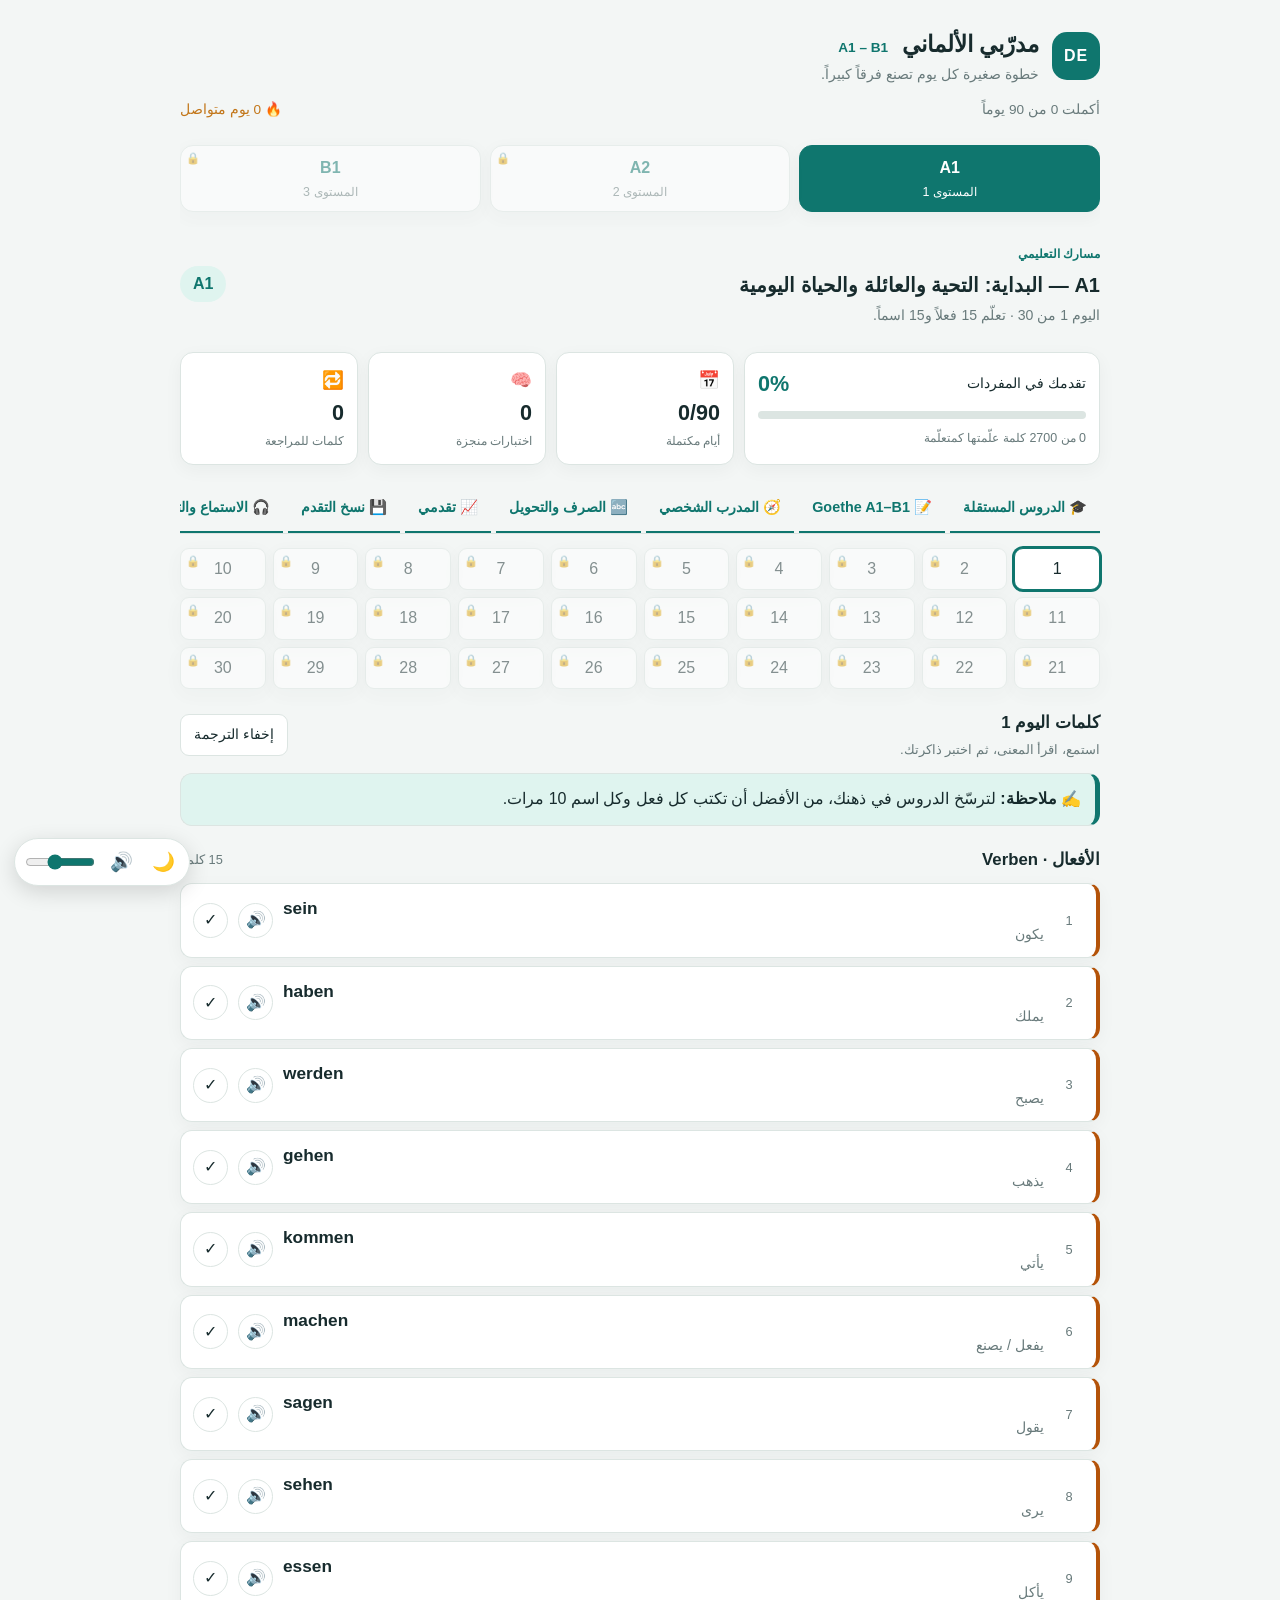
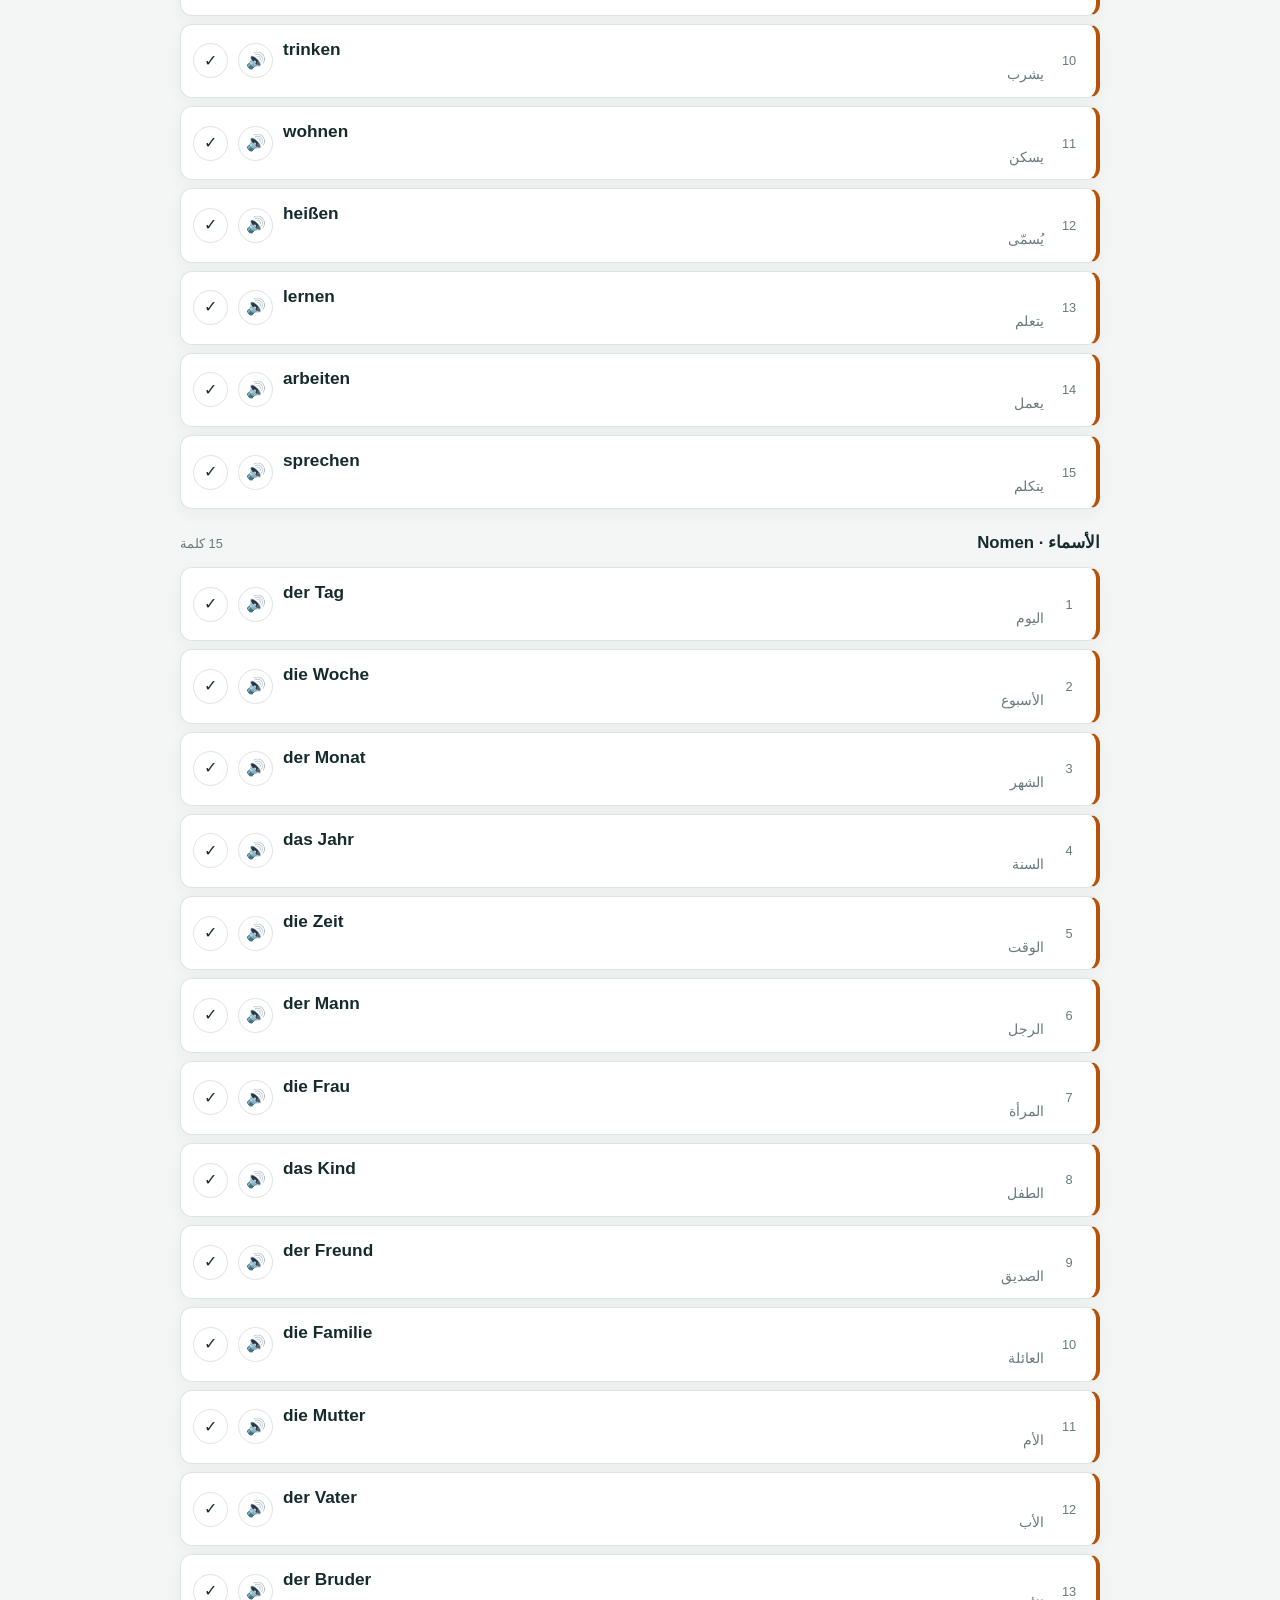
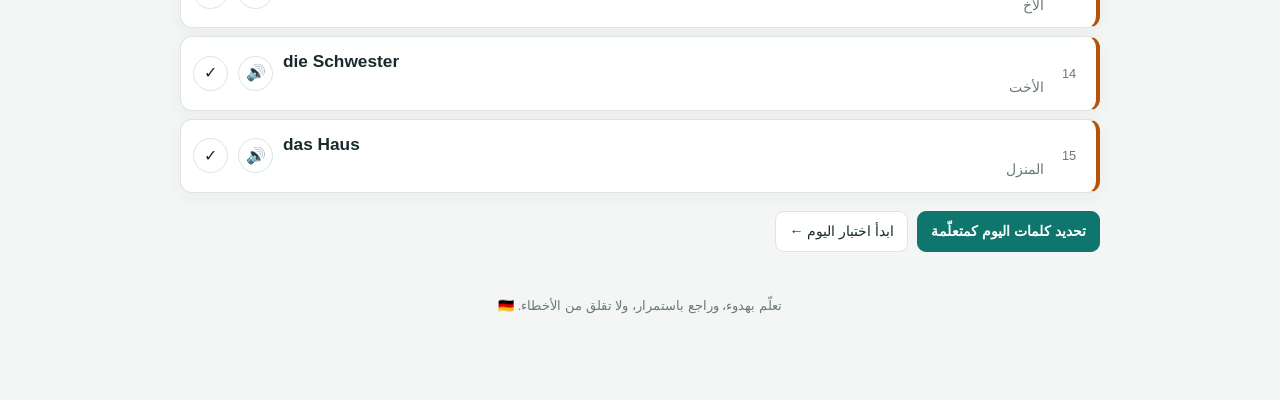
<file: index.html>
<!DOCTYPE html>
<html lang="ar" dir="rtl">
<head>
<meta charset="utf-8">
<script>try{var t=JSON.parse(localStorage.getItem("deutsch-ui")).theme;if(t)document.documentElement.setAttribute("data-theme",t)}catch(e){}</script>
<meta name="viewport" content="width=device-width, initial-scale=1">
<meta name="theme-color" content="#0f766e">
<meta name="description" content="منصة شخصية لتعلّم الألمانية من A1 إلى B1 مع كلمات يومية واختبارات ومراجعة ذكية.">
<title>مدرّبي الألماني | A1 – B1</title>
<link rel="stylesheet" href="style.css">
<link rel="manifest" href="manifest.webmanifest"><link rel="icon" href="icon.svg" type="image/svg+xml"></head>
<body>
<header>
  <div class="brand"><span class="brand-icon">DE</span><div><h1>مدرّبي الألماني <small>A1 – B1</small></h1><p>خطوة صغيرة كل يوم تصنع فرقاً كبيراً.</p></div></div>
  <div class="top-stats"><span id="stat"></span><span id="streak" class="streak"></span></div>
</header>
<nav id="months" aria-label="المستويات"><a href="review.html">🧠 مراجعة الأخطاء</a><a href="exam-review.html">📘 أخطاء Goethe</a></nav>
<main>
  <section id="head"></section>
  <section id="dashboard" class="dashboard"></section>
  <div class="tabs" role="tablist" aria-label="أقسام التعلم">
    <a class="tab-link" href="lessons.html">🎓 الدروس المستقلة</a>
    <a class="tab-link" href="exam.html">📝 Goethe A1–B1</a><a class="tab-link" href="coach.html">🧭 المدرب الشخصي</a>
    <a class="tab-link" href="conjugation.html">🔤 الصرف والتحويل</a>
    <a class="tab-link" href="progress.html">📈 تقدمي</a><a class="tab-link" href="backup.html">💾 نسخ التقدم</a>
    <a class="tab-link" href="practice.html">🎧 الاستماع والتحدث</a>
    <button data-tab="words" class="on" role="tab">📚 كلمات اليوم</button>
    <button data-tab="sent" role="tab">💬 جمل شائعة</button>
    <button data-tab="quiz" role="tab">🧠 اختبر نفسك</button>
    <button data-tab="review" role="tab">🔁 مراجعة الأخطاء <span id="review-count" class="count">0</span></button>
  </div>
  <section id="days" aria-label="أيام التعلم"></section>
  <section id="view" aria-live="polite"></section>
</main>
<footer>تعلّم بهدوء، وراجع باستمرار، ولا تقلق من الأخطاء. 🇩🇪</footer>
<script src="data.js"></script>
<script src="data-m3.js"></script>
<script src="ui.js"></script>
<script src="app.js"></script>
<script src="pwa.js"></script></body>
</html>
</file>
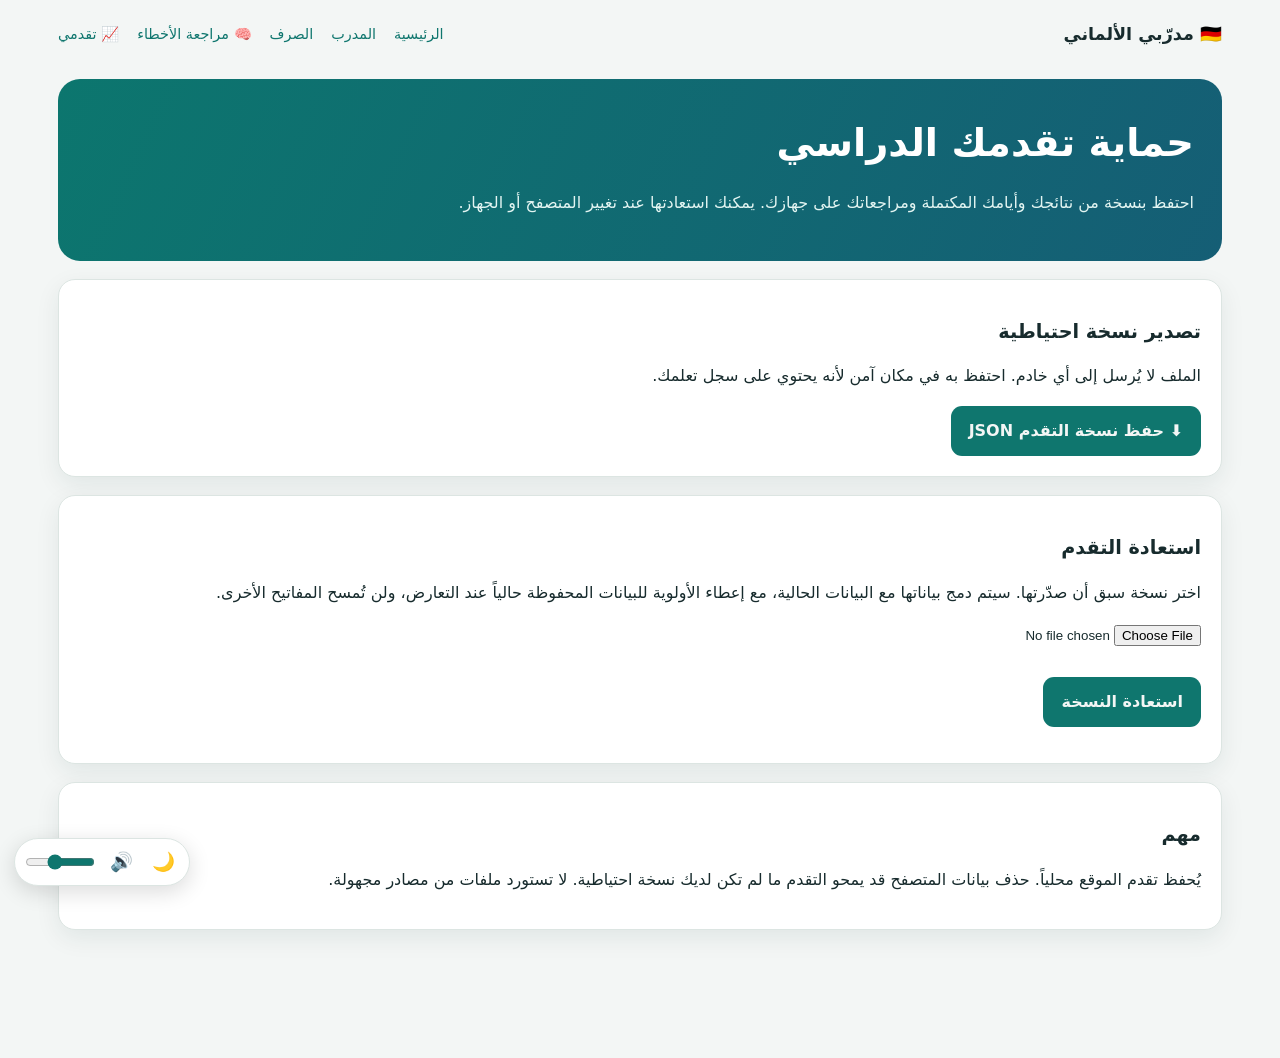
<file: backup.html>
<!doctype html><html lang="ar" dir="rtl"><head><meta charset="utf-8"><meta name="viewport" content="width=device-width,initial-scale=1"><title>نسخ التقدم واستعادته | مدربي الألماني</title><link rel="stylesheet" href="conjugation.css"><link rel="manifest" href="manifest.webmanifest"><link rel="icon" href="icon.svg" type="image/svg+xml"></head><body><header class="topbar"><a class="brand" href="index.html">🇩🇪 مدرّبي الألماني</a><nav><a href="index.html">الرئيسية</a><a href="coach.html">المدرب</a><a href="conjugation.html">الصرف</a><a href="review.html">🧠 مراجعة الأخطاء</a><a href="progress.html">📈 تقدمي</a></nav></header><main><section class="hero-card"><h1>حماية تقدمك الدراسي</h1><p>احتفظ بنسخة من نتائجك وأيامك المكتملة ومراجعاتك على جهازك. يمكنك استعادتها عند تغيير المتصفح أو الجهاز.</p></section><section class="verb-detail" style="margin-top:18px"><h2>تصدير نسخة احتياطية</h2><p>الملف لا يُرسل إلى أي خادم. احتفظ به في مكان آمن لأنه يحتوي على سجل تعلمك.</p><button id="export" class="primary">⬇️ حفظ نسخة التقدم JSON</button></section><section class="verb-detail" style="margin-top:18px"><h2>استعادة التقدم</h2><p>اختر نسخة سبق أن صدّرتها. سيتم دمج بياناتها مع البيانات الحالية، مع إعطاء الأولوية للبيانات المحفوظة حالياً عند التعارض، ولن تُمسح المفاتيح الأخرى.</p><input id="file" type="file" accept=".json,application/json"><p id="preview" role="status" aria-live="polite"></p><button id="import" class="primary" style="margin-top:12px">استعادة النسخة</button><p id="message" role="status" aria-live="polite"></p></section><section class="verb-detail" style="margin-top:18px"><h2>مهم</h2><p>يُحفظ تقدم الموقع محلياً. حذف بيانات المتصفح قد يمحو التقدم ما لم تكن لديك نسخة احتياطية. لا تستورد ملفات من مصادر مجهولة.</p></section></main><script src="ui.js"></script><script src="backup.js"></script><script src="pwa.js"></script></body></html>
</file>
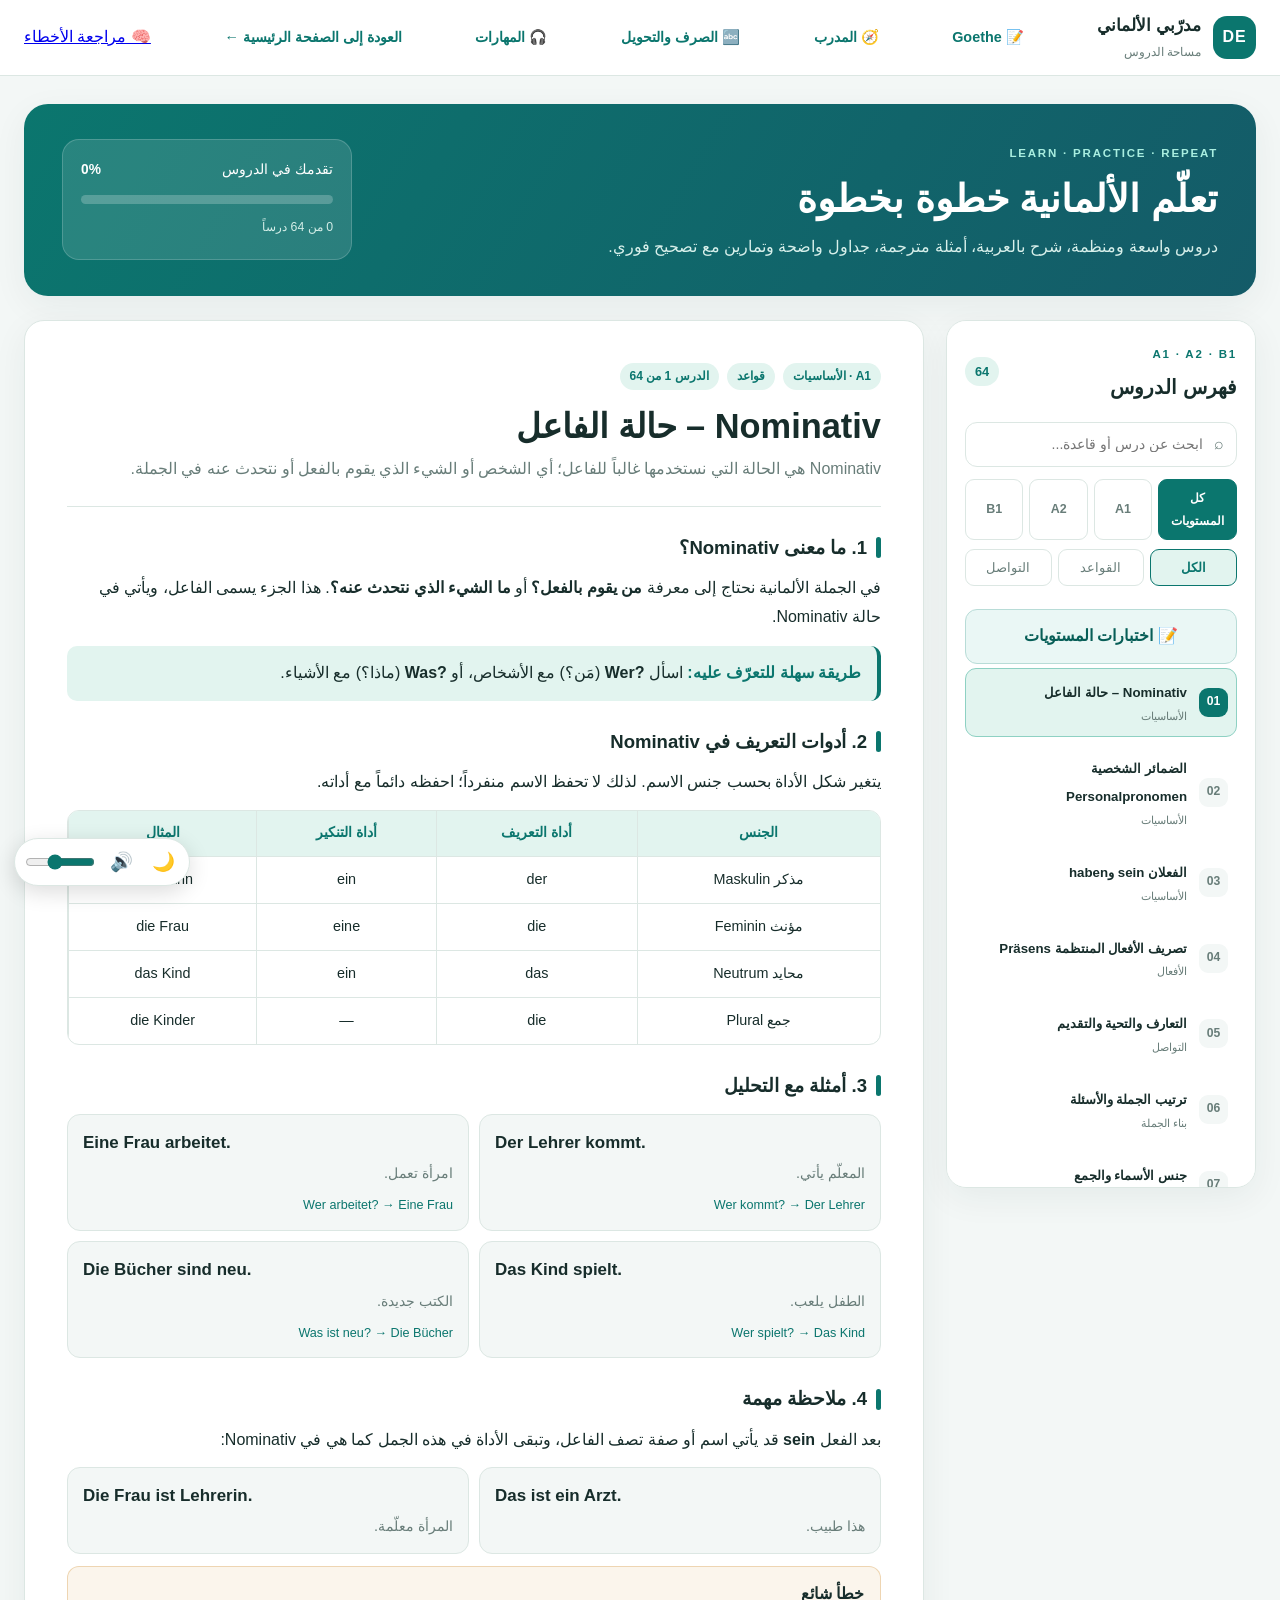
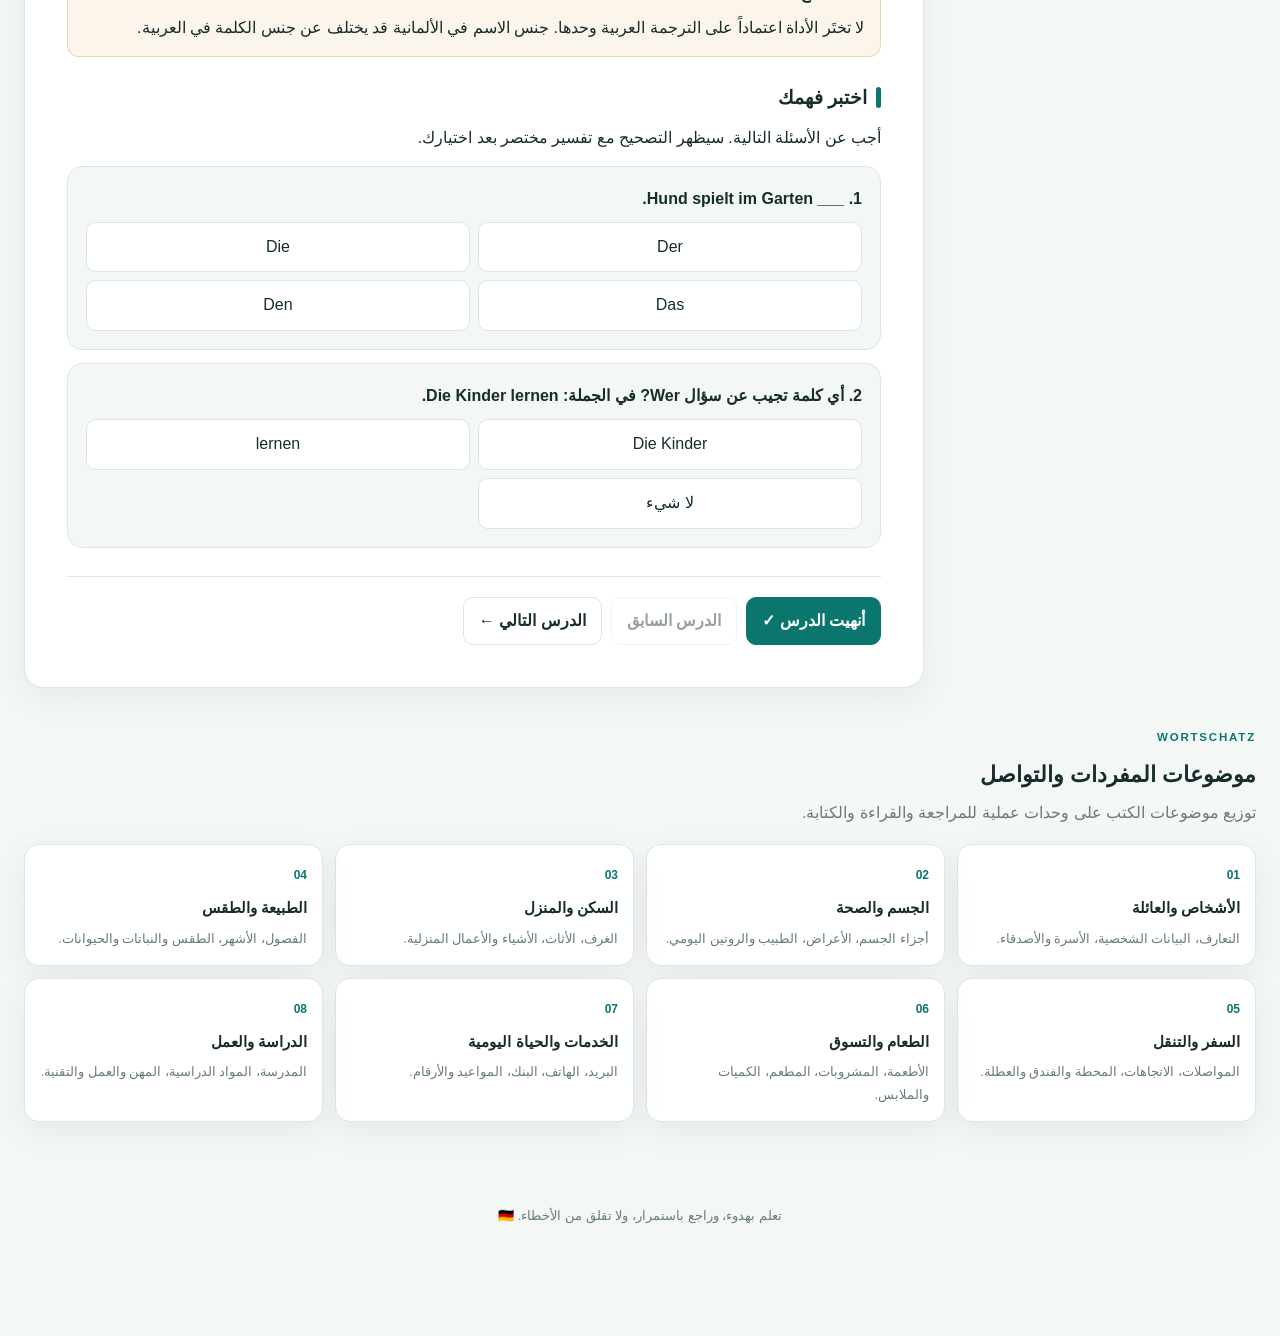
<file: lessons.html>
<!doctype html>
<html lang="ar" dir="rtl">
<head>
  <meta charset="utf-8">
<script>try{var t=JSON.parse(localStorage.getItem("deutsch-ui")).theme;if(t)document.documentElement.setAttribute("data-theme",t)}catch(e){}</script>
  <meta name="viewport" content="width=device-width, initial-scale=1">
  <meta name="theme-color" content="#0b766e">
  <meta name="description" content="دروس ألمانية منظمة مع شرح عربي وأمثلة وتمارين تفاعلية من A1 إلى B1.">
  <title>الدروس الألمانية | مدرّبي الألماني</title>
  <link rel="stylesheet" href="lessons.css">
<link rel="manifest" href="manifest.webmanifest"><link rel="icon" href="icon.svg" type="image/svg+xml"></head>
<body>
  <header class="topbar">
    <a class="brand" href="index.html"><span class="brand-mark">DE</span><span><strong>مدرّبي الألماني</strong><small>مساحة الدروس</small></span></a>
    <a class="back-link" href="exam.html">📝 Goethe</a><a class="back-link" href="coach.html">🧭 المدرب</a><a class="back-link" href="conjugation.html">🔤 الصرف والتحويل</a><a class="back-link" href="practice.html">🎧 المهارات</a><a class="back-link" href="index.html">العودة إلى الصفحة الرئيسية <span>←</span></a>
  <a href="review.html">🧠 مراجعة الأخطاء</a></header>
  <main class="layout">
    <section class="hero">
      <div class="hero-copy"><span class="eyebrow">LEARN · PRACTICE · REPEAT</span><h1>تعلّم الألمانية خطوة بخطوة</h1><p>دروس واسعة ومنظمة، شرح بالعربية، أمثلة مترجمة، جداول واضحة وتمارين مع تصحيح فوري.</p></div>
      <div class="hero-progress"><div class="progress-head"><span>تقدمك في الدروس</span><strong id="progressText">0%</strong></div><div class="progress-track"><i id="progressBar"></i></div><small id="progressCount">0 من 64 درساً</small></div>
    </section>
    <div class="course-layout">
      <aside class="sidebar">
        <div class="sidebar-title"><div><span class="eyebrow">A1 · A2 · B1</span><h2>فهرس الدروس</h2></div><span class="count-pill" id="lessonCount">24</span></div>
        <label class="search-wrap"><span>⌕</span><input id="search" type="search" placeholder="ابحث عن درس أو قاعدة..."></label>
        <div class="level-row" role="group" aria-label="اختيار المستوى"><button class="level-filter active" data-level="all">كل المستويات</button><button class="level-filter" data-level="A1">A1</button><button class="level-filter" data-level="A2">A2</button><button class="level-filter" data-level="B1">B1</button></div>
        <div class="filter-row" role="group" aria-label="تصفية الدروس"><button class="filter active" data-filter="all">الكل</button><button class="filter" data-filter="grammar">القواعد</button><button class="filter" data-filter="skills">التواصل</button></div><button class="exam-entry" id="examEntry">📝 اختبارات المستويات</button>
        <div id="lessonList" class="lesson-list"></div>
        <div class="sidebar-resource"><strong>🎧 مصادر مساعدة</strong><a href="https://www.youtube.com/watch?v=6ht-uuPfESQ&list=PLupCC3-l-BjgFbA8B0K-chhh_zenO4nni" target="_blank" rel="noopener">قائمة فيديوهات 1 ↗</a><a href="https://www.youtube.com/watch?v=d4y3apjDO10&list=PLb4LszRKRuSHBbEHGYi8GJHaBAxwYhSnc" target="_blank" rel="noopener">قائمة فيديوهات 2 ↗</a><a href="https://www.lernlaterne.de/ar/almaniyya/qusus-a1" target="_blank" rel="noopener">قصص ألمانية A1 ↗</a></div>
      </aside>
      <section id="lessonPanel" class="lesson-panel" aria-live="polite"></section>
    </div>
    <section class="vocab-map">
      <div><span class="eyebrow">WORTSCHATZ</span><h2>موضوعات المفردات والتواصل</h2><p>توزيع موضوعات الكتب على وحدات عملية للمراجعة والقراءة والكتابة.</p></div>
      <div class="topic-grid">
        <article><span>01</span><h3>الأشخاص والعائلة</h3><p>التعارف، البيانات الشخصية، الأسرة والأصدقاء.</p></article>
        <article><span>02</span><h3>الجسم والصحة</h3><p>أجزاء الجسم، الأعراض، الطبيب والروتين اليومي.</p></article>
        <article><span>03</span><h3>السكن والمنزل</h3><p>الغرف، الأثاث، الأشياء والأعمال المنزلية.</p></article>
        <article><span>04</span><h3>الطبيعة والطقس</h3><p>الفصول، الأشهر، الطقس والنباتات والحيوانات.</p></article>
        <article><span>05</span><h3>السفر والتنقل</h3><p>المواصلات، الاتجاهات، المحطة والفندق والعطلة.</p></article>
        <article><span>06</span><h3>الطعام والتسوق</h3><p>الأطعمة، المشروبات، المطعم، الكميات والملابس.</p></article>
        <article><span>07</span><h3>الخدمات والحياة اليومية</h3><p>البريد، الهاتف، البنك، المواعيد والأرقام.</p></article>
        <article><span>08</span><h3>الدراسة والعمل</h3><p>المدرسة، المواد الدراسية، المهن والعمل والتقنية.</p></article>
      </div>
    </section>

  </main>
  <footer>تعلم بهدوء، وراجع باستمرار، ولا تقلق من الأخطاء. 🇩🇪</footer>
  <script src="ui.js"></script>
<script src="lessons-advanced.js"></script>
  <script src="lessons.js"></script>
<script src="pwa.js"></script></body>
</html>
</file>
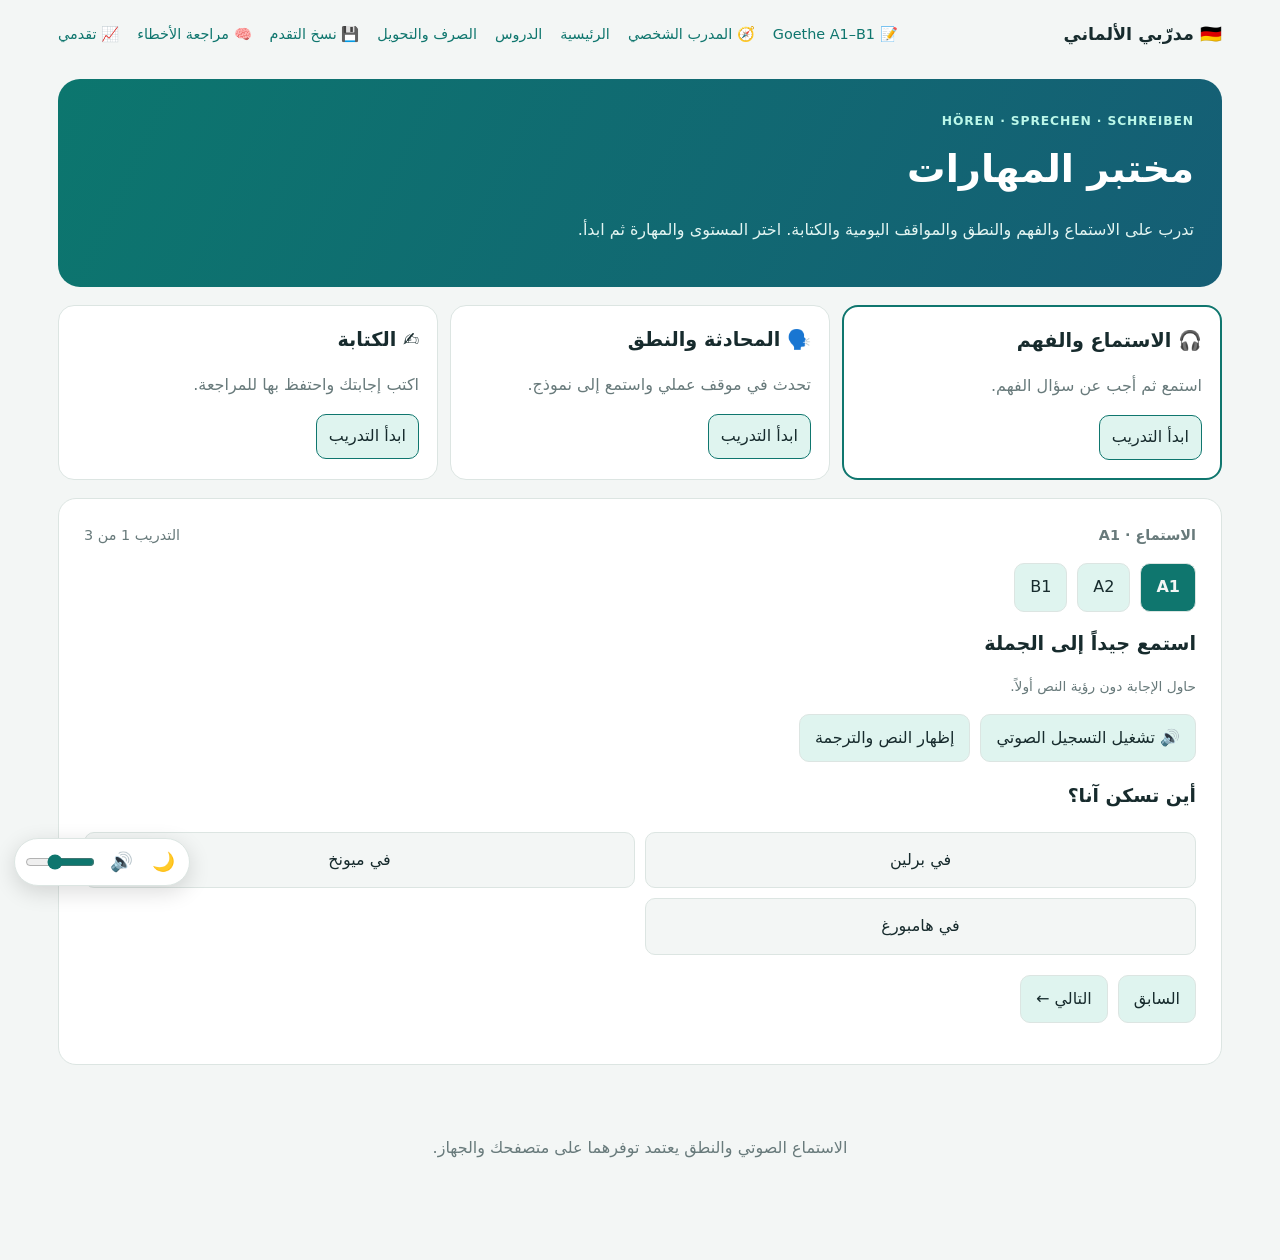
<file: practice.html>
<!doctype html><html lang="ar" dir="rtl"><head><meta charset="utf-8"><script>try{var t=JSON.parse(localStorage.getItem('deutsch-ui')).theme;if(t)document.documentElement.setAttribute('data-theme',t)}catch(e){}</script><meta name="viewport" content="width=device-width,initial-scale=1"><title>مختبر المهارات | مدربي الألماني</title><link rel="stylesheet" href="conjugation.css"><style>.skill-grid{display:grid;grid-template-columns:repeat(3,1fr);gap:12px;margin:18px 0}.skill-card{background:var(--card);border:1px solid var(--line);padding:18px;border-radius:16px}.skill-card h2{margin:0}.skill-card p{color:var(--mut)}.skill-card button{border:1px solid var(--acc);border-radius:10px;background:var(--acc2);padding:8px 12px}.skill-card.active{border:2px solid var(--acc)}.workshop{background:var(--card);border:1px solid var(--line);padding:25px;border-radius:18px;margin-top:18px}.workshop .german{font-size:1.45rem;font-weight:800;direction:ltr;text-align:center;margin:15px 0}.workshop textarea,.workshop input{font:inherit;width:100%;padding:12px;border:1px solid var(--line);border-radius:10px;background:var(--bg);color:var(--ink)}.workshop textarea{min-height:110px}.workshop .actions{display:flex;gap:10px;flex-wrap:wrap;margin:16px 0}.workshop .actions button{padding:10px 15px;border-radius:10px;border:1px solid var(--line);background:var(--acc2)}.workshop .actions .primary{background:var(--acc)}.workshop .feedback{margin-top:10px}.scenario{background:var(--acc2);padding:16px;border-radius:12px;margin:14px 0}.progress-row{display:flex;justify-content:space-between;gap:10px;color:var(--mut);font-size:.9rem}.result{font-weight:700}.small{font-size:.86rem;color:var(--mut)}@media(max-width:700px){.skill-grid{grid-template-columns:1fr}.workshop{padding:16px}}</style><link rel="manifest" href="manifest.webmanifest"><link rel="icon" href="icon.svg" type="image/svg+xml"></head><body><header class="topbar"><a class="brand" href="index.html">🇩🇪 مدرّبي الألماني</a><nav><a href="exam.html">📝 Goethe A1–B1</a><a href="coach.html">🧭 المدرب الشخصي</a><a href="index.html">الرئيسية</a><a href="lessons.html">الدروس</a><a href="conjugation.html">الصرف والتحويل</a><a href="backup.html">💾 نسخ التقدم</a><a href="review.html">🧠 مراجعة الأخطاء</a><a href="progress.html">📈 تقدمي</a></nav></header><main><div class="hero-card"><span class="eyebrow">HÖREN · SPRECHEN · SCHREIBEN</span><h1>مختبر المهارات</h1><p>تدرب على الاستماع والفهم والنطق والمواقف اليومية والكتابة. اختر المستوى والمهارة ثم ابدأ.</p></div><div class="skill-grid" id="skillGrid"></div><div class="workshop" id="workshop" aria-live="polite"></div></main><footer>الاستماع الصوتي والنطق يعتمد توفرهما على متصفحك والجهاز.</footer><script src="ui.js"></script><script src="practice.js"></script><script src="pwa.js"></script></body></html>
</file>
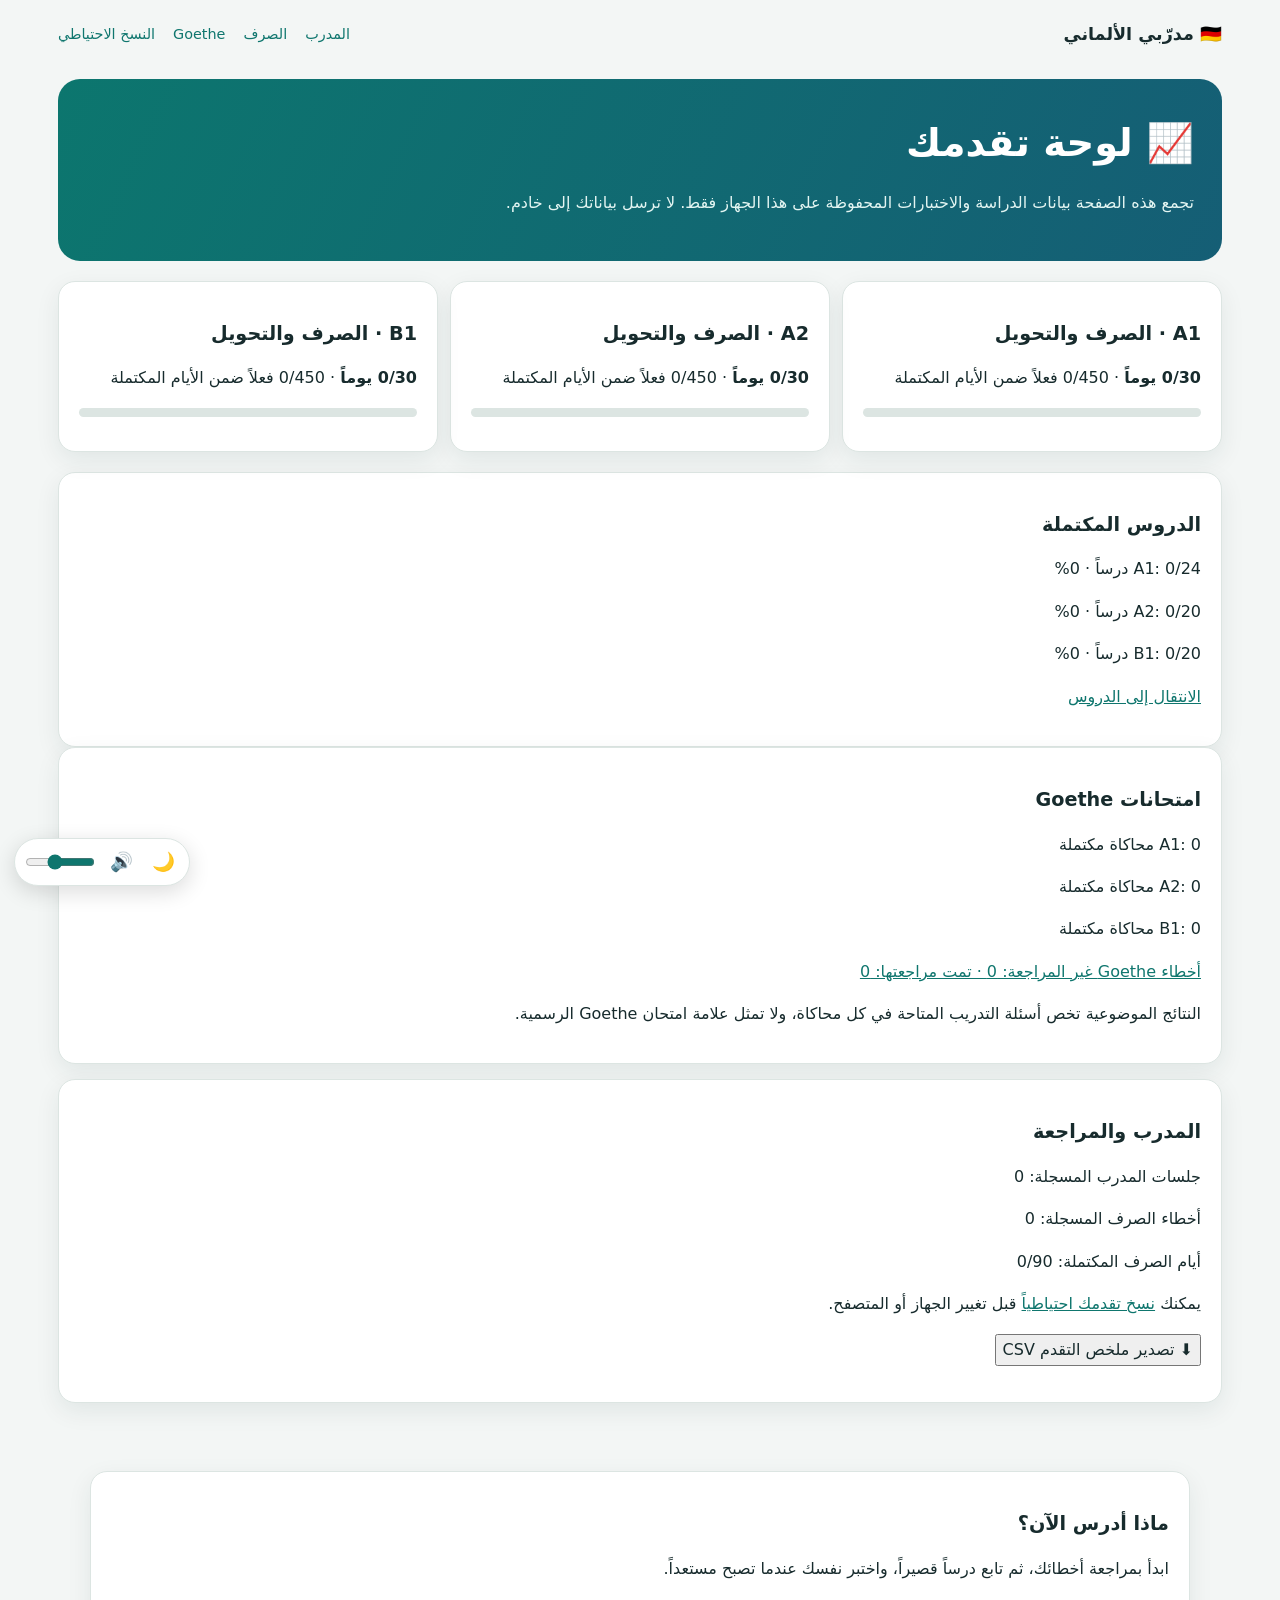
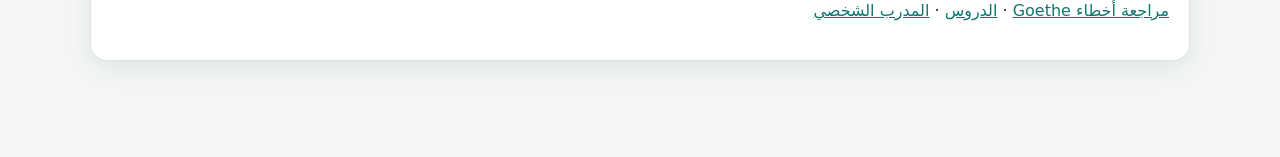
<file: progress.html>
<!doctype html><html lang="ar" dir="rtl"><head><meta charset="utf-8"><meta name="viewport" content="width=device-width,initial-scale=1"><title>تقدمي في الألمانية</title><link rel="stylesheet" href="conjugation.css"><link rel="manifest" href="manifest.webmanifest"></head><body><header class="topbar"><a class="brand" href="index.html">🇩🇪 مدرّبي الألماني</a><nav><a href="coach.html">المدرب</a><a href="conjugation.html">الصرف</a><a href="exam.html">Goethe</a><a href="backup.html">النسخ الاحتياطي</a></nav></header><main id="progressRoot" aria-live="polite">
</main><section class="verb-detail" style="margin:18px auto;max-width:1100px">
<h2>ماذا أدرس الآن؟</h2>
<p>ابدأ بمراجعة أخطائك، ثم تابع درساً قصيراً، واختبر نفسك عندما تصبح مستعداً.</p>
<p><a href="exam-review.html">مراجعة أخطاء Goethe</a> · <a href="lessons.html">الدروس</a> · <a href="coach.html">المدرب الشخصي</a></p>
</section><script src="ui.js"></script><script src="progress.js"></script><script src="pwa.js"></script></body></html>
</file>
<file: style.css>
:root{color-scheme:light;--bg:#f3f6f5;--card:#fff;--ink:#172b2d;--mut:#687a7b;--line:#dce5e2;--acc:#0f766e;--acc2:#dff4ef;--orange:#b45309;--blue:#1d4ed8;--shadow:0 5px 18px rgba(20,50,45,.045)}
@media(prefers-color-scheme:dark){:root:not([data-theme="light"]){color-scheme:dark;--bg:#101b1d;--card:#192729;--ink:#edf5f3;--mut:#9aacab;--line:#2b4040;--acc:#2dd4bf;--acc2:#183b37;--orange:#fbbf6a;--blue:#8fb0ff;--shadow:0 5px 18px rgba(0,0,0,.12)}}
*{box-sizing:border-box}body{margin:0;background:var(--bg);color:var(--ink);font:16px/1.65 "Segoe UI",Tahoma,Arial,sans-serif;padding:0 16px 35px}header,main,nav,footer{max-width:920px;margin:0 auto}header{padding:25px 0 12px}.brand{display:flex;align-items:center;gap:13px}.brand-icon{width:48px;height:48px;border-radius:15px;background:var(--acc);color:white;display:grid;place-items:center;font-weight:800;letter-spacing:1px}.brand h1{font-size:1.45rem;margin:0}.brand h1 small{font-size:.85rem;color:var(--acc);margin-inline-start:7px}.brand p{margin:0;color:var(--mut);font-size:.9rem}.top-stats{display:flex;justify-content:space-between;gap:12px;color:var(--mut);font-size:.85rem;margin-top:12px}.streak{color:#c27619}nav{display:flex;gap:9px;overflow-x:auto;padding:12px 0 15px;scrollbar-width:thin}button{font:inherit;color:inherit;cursor:pointer}button:focus-visible{outline:3px solid var(--acc);outline-offset:2px}#months button{flex:1 0 105px;border:1px solid var(--line);background:var(--card);border-radius:13px;padding:9px 13px;text-align:center;box-shadow:var(--shadow)}#months button b,#months button span{display:block}#months button b{font-size:1rem;color:var(--acc)}#months button span{font-size:.78rem;color:var(--mut)}#months button.on{background:var(--acc);border-color:var(--acc);color:#fff}#months button.on b,#months button.on span{color:#fff}.level-heading{display:flex;justify-content:space-between;align-items:center;gap:15px;padding:13px 0}.eyebrow{color:var(--acc);font-size:.78rem;font-weight:700}.level-heading h2{font-size:1.25rem;margin:2px 0}.level-heading p{color:var(--mut);margin:0;font-size:.88rem}.level-pill{background:var(--acc2);color:var(--acc);border-radius:999px;padding:5px 13px;font-weight:800}.dashboard{display:grid;grid-template-columns:2fr repeat(3,1fr);gap:10px;margin:12px 0 20px}.dash-card{background:var(--card);border:1px solid var(--line);border-radius:13px;padding:13px;box-shadow:var(--shadow);min-width:0}.dash-card b{display:block;font-size:1.35rem}.dash-card small,.dash-card>span:not(.dash-icon){display:block;color:var(--mut);font-size:.78rem}.dash-icon{font-size:1.1rem}.main-progress .dash-top{display:flex;justify-content:space-between;align-items:center;font-size:.88rem}.main-progress .dash-top b{color:var(--acc)}.progress{height:8px;background:var(--line);border-radius:99px;overflow:hidden;margin:9px 0}.progress i{display:block;height:100%;background:var(--acc);border-radius:99px;transition:width .2s}.tabs{display:flex;gap:5px;overflow-x:auto;border-bottom:1px solid var(--line);margin:10px 0;padding-bottom:0}.tabs button{white-space:nowrap;background:none;border:0;padding:11px 13px;border-bottom:3px solid transparent;margin-bottom:-1px;color:var(--mut);font-size:.9rem}.tabs button.on{color:var(--acc);border-color:var(--acc);font-weight:700}.count{display:inline-grid;place-items:center;min-width:20px;height:20px;border-radius:99px;background:var(--acc2);color:var(--acc);font-size:.75rem;padding:0 5px}#days{display:grid;grid-template-columns:repeat(10,1fr);gap:7px;margin:14px 0}#days button{border:1px solid var(--line);background:var(--card);border-radius:9px;padding:7px 0;box-shadow:var(--shadow)}#days button.on{border-color:var(--acc);box-shadow:0 0 0 2px var(--acc)}#days button.done{background:var(--acc);color:#fff;border-color:var(--acc)}#days button:disabled{opacity:.25;cursor:not-allowed}.section-head,.sec{display:flex;justify-content:space-between;align-items:center;gap:10px;margin:20px 0 10px}.section-head h3,.sec h3{margin:0;font-size:1.05rem}.section-head p{margin:2px 0 0;color:var(--mut);font-size:.83rem}.muted{color:var(--mut);font-size:.8rem}.list{display:grid;gap:8px}.word-card,.sentence-card{display:grid;grid-template-columns:30px 1fr auto auto;align-items:center;gap:10px;background:var(--card);border:1px solid var(--line);border-radius:12px;padding:10px 12px;box-shadow:var(--shadow)}.word-card:nth-child(-n+15){border-inline-start:4px solid var(--orange)}.word-card.learned{opacity:.72}.word-card.learned .de:after{content:' ✓';color:var(--acc);font-size:.8rem}.sentence-card{grid-template-columns:30px 1fr auto}.num{color:var(--mut);font-size:.8rem;text-align:center}.de{font-weight:750;font-size:1.08rem;direction:ltr;text-align:left;unicode-bidi:isolate}.ar{color:var(--mut);font-size:.9rem}.hide .ar{filter:blur(6px);user-select:none;cursor:pointer}.hide .ar:hover{filter:none}.icon-btn{border:1px solid var(--line);background:transparent;border-radius:50%;width:35px;height:35px}.learned-btn.active{background:var(--acc);color:#fff;border-color:var(--acc)}.tool,.primary{border-radius:9px;padding:8px 13px;font-size:.88rem}.tool{border:1px solid var(--line);background:var(--card)}.primary{border:1px solid var(--acc);background:var(--acc);color:#fff;font-weight:700}.actions{display:flex;gap:9px;flex-wrap:wrap;margin:18px 0}.quiz-card,.result-card,.empty-state,.note{background:var(--card);border:1px solid var(--line);border-radius:16px;padding:20px;box-shadow:var(--shadow);margin:16px 0}.quiz-meta{display:flex;justify-content:space-between;color:var(--mut);font-size:.88rem}.quiz-instruction{text-align:center;color:var(--mut);margin:20px 0 5px}.quiz-word{font-size:2rem;font-weight:800;text-align:center;margin:5px 0 20px}.quiz-options{display:grid;grid-template-columns:1fr 1fr;gap:9px}.option{background:var(--bg);border:1px solid var(--line);border-radius:10px;padding:12px}.option:disabled{cursor:default;opacity:1}.option.correct{background:#dff5e8;color:#17633b;border-color:#55a879}.option.wrong{background:#fde8e7;color:#a32d2d;border-color:#dc7770}.feedback{text-align:center;padding:10px;border-radius:9px;margin:14px 0}.feedback.good{background:#dff5e8;color:#17633b}.feedback.bad{background:#fde8e7;color:#a32d2d}.next-question{width:100%}.hint{text-align:center;color:var(--mut);font-size:.82rem}.result-card,.empty-state{text-align:center}.result-emoji,.empty-state>div{font-size:2.4rem}.score{font-size:2.4rem;font-weight:800;color:var(--acc)}.result-card p,.empty-state p{color:var(--mut)}.note{text-align:center;color:var(--mut)}footer{text-align:center;color:var(--mut);font-size:.82rem;padding:25px 0 5px}
@media(max-width:650px){body{padding-inline:12px}.dashboard{grid-template-columns:repeat(3,1fr)}.main-progress{grid-column:1/-1}.dash-card{padding:10px}.dash-card b{font-size:1.15rem}.tabs button{padding-inline:10px;font-size:.82rem}#days{grid-template-columns:repeat(6,1fr)}.word-card{grid-template-columns:24px 1fr auto auto;padding:9px}.de{font-size:1rem}.ar{font-size:.83rem}.quiz-options{grid-template-columns:1fr}.level-heading h2{font-size:1.05rem}}
@media(prefers-reduced-motion:reduce){*{transition:none!important;scroll-behavior:auto!important}}

/* Course, workbook and external learning resources */
.course-intro{background:linear-gradient(135deg,#0f766e,#155e75);color:#fff;border-radius:20px;padding:22px;margin:18px 0}
.course-intro h3{font-size:1.35rem;margin:0 0 8px}.course-intro p{margin:0;color:#e0f2fe;line-height:1.8}
.course-grid{display:grid;grid-template-columns:repeat(auto-fit,minmax(245px,1fr));gap:14px;margin:16px 0}
.course-card,.resource-card,.book-unit{background:var(--card,#fff);border:1px solid var(--border,#e5e7eb);border-radius:16px;padding:16px;box-shadow:0 4px 18px rgba(15,23,42,.04)}
.course-card h4,.resource-card h4{margin:8px 0;font-size:1.05rem}.course-card p,.resource-card p,.book-unit p{line-height:1.75;color:var(--muted,#64748b);margin:7px 0}
.course-card summary{cursor:pointer;list-style:none}.course-card summary::-webkit-details-marker{display:none}.course-card[open]{border-color:#0d9488}
.course-tag{display:inline-flex;background:#ccfbf1;color:#115e59;border-radius:999px;padding:4px 9px;font-size:.78rem;font-weight:700}
.lesson-body{border-top:1px solid var(--border,#e5e7eb);margin-top:13px;padding-top:12px;line-height:1.9}.lesson-body h5{margin:12px 0 5px}.lesson-example{background:var(--soft,#f1f5f9);border-radius:10px;padding:10px 12px;margin:8px 0;direction:ltr;text-align:left}.lesson-example b{display:block}.lesson-example span{color:var(--muted,#64748b);direction:rtl;text-align:right;display:block}
.lesson-table{width:100%;border-collapse:collapse;margin:10px 0}.lesson-table th,.lesson-table td{border:1px solid var(--border,#e5e7eb);padding:8px;text-align:center}.lesson-table th{background:var(--soft,#f1f5f9)}
.resource-grid{display:grid;grid-template-columns:repeat(auto-fit,minmax(220px,1fr));gap:12px;margin:14px 0}.resource-link{display:inline-flex;align-items:center;gap:7px;color:#0f766e;font-weight:800;text-decoration:none;margin-top:8px}.resource-link:hover{text-decoration:underline}
.book-list{display:grid;grid-template-columns:repeat(auto-fit,minmax(220px,1fr));gap:10px;margin:14px 0}.book-unit strong{display:block}.book-unit small{color:var(--muted,#64748b)}
.course-note{background:#fffbeb;border:1px solid #fde68a;color:#854d0e;border-radius:12px;padding:12px;line-height:1.8;margin:14px 0}
@media(prefers-color-scheme:dark){:root:not([data-theme="light"]) .course-tag{background:#134e4a;color:#ccfbf1}:root:not([data-theme="light"]) .course-note{background:#422006;border-color:#92400e;color:#fde68a}}

.tabs .tab-link{white-space:nowrap;display:inline-flex;align-items:center;text-decoration:none;color:var(--acc);font-weight:800;padding:11px 13px;border-bottom:3px solid var(--acc);margin-bottom:-1px;font-size:.9rem}
@media(max-width:650px){.tabs .tab-link{padding-inline:10px;font-size:.82rem}}

/* manual theme (ui.js) */
:root[data-theme="light"]{color-scheme:light;--bg:#f3f6f5;--card:#fff;--ink:#172b2d;--mut:#687a7b;--line:#dce5e2;--acc:#0f766e;--acc2:#dff4ef;--orange:#b45309;--blue:#1d4ed8;--shadow:0 5px 18px rgba(20,50,45,.045)}
:root[data-theme="dark"]{color-scheme:dark;--bg:#101b1d;--card:#192729;--ink:#edf5f3;--mut:#9aacab;--line:#2b4040;--acc:#2dd4bf;--acc2:#183b37;--orange:#fbbf6a;--blue:#8fb0ff;--shadow:0 5px 18px rgba(0,0,0,.12)}
:root[data-theme="dark"] .course-tag{background:#134e4a;color:#ccfbf1}
:root[data-theme="dark"] .course-note{background:#422006;border-color:#92400e;color:#fde68a}
#months button.locked,#days button.locked{opacity:.5;position:relative;cursor:not-allowed}
#months button.locked::after,#days button.locked::after{content:"🔒";position:absolute;top:3px;inset-inline-end:5px;font-size:.7rem}
.writing-note{background:var(--acc2);border:1px solid var(--line);border-inline-start:5px solid var(--acc);border-radius:12px;padding:11px 14px;margin:12px 0;line-height:1.8}

/* V23 accessibility improvements */
:where(a,button,input,select,textarea,summary):focus-visible{outline:3px solid #2563eb;outline-offset:3px}
@media(prefers-reduced-motion:reduce){*,*::before,*::after{scroll-behavior:auto!important;animation-duration:.01ms!important;transition-duration:.01ms!important}}
</file>
<file: conjugation.css>
:root{color-scheme:light;--bg:#f3f6f5;--card:#fff;--ink:#172b2d;--mut:#687a7b;--line:#dce5e2;--acc:#0f766e;--acc2:#dff4ef;--shadow:0 8px 24px #0b393014} @media(prefers-color-scheme:dark){:root:not([data-theme=light]){color-scheme:dark;--bg:#101b1d;--card:#192729;--ink:#edf5f3;--mut:#9aacab;--line:#2b4040;--acc:#2dd4bf;--acc2:#183b37;--shadow:0 8px 24px #0002}}:root[data-theme=dark]{color-scheme:dark;--bg:#101b1d;--card:#192729;--ink:#edf5f3;--mut:#9aacab;--line:#2b4040;--acc:#2dd4bf;--acc2:#183b37}:root[data-theme=light]{color-scheme:light;--bg:#f3f6f5;--card:#fff;--ink:#172b2d;--mut:#687a7b;--line:#dce5e2;--acc:#0f766e;--acc2:#dff4ef}*{box-sizing:border-box}body{background:var(--bg);color:var(--ink);font-family:system-ui,'Segoe UI',sans-serif;margin:0;line-height:1.65}button{font:inherit;color:inherit;cursor:pointer}button:focus-visible,a:focus-visible{outline:3px solid var(--acc);outline-offset:3px}a{color:var(--acc)}.topbar{max-width:1200px;margin:auto;display:flex;justify-content:space-between;align-items:center;padding:20px 18px;gap:12px}.brand{text-decoration:none;font-size:1.1rem;font-weight:800;color:var(--ink)}.topbar nav{display:flex;gap:18px;flex-wrap:wrap}.topbar nav a{text-decoration:none;font-size:.9rem}main{max-width:1200px;margin:auto;padding:10px 18px 50px}.hero-card{background:linear-gradient(115deg,#0c766e,#155e75);color:#fff;padding:28px;border-radius:22px}.hero-card h1{font-size:clamp(1.6rem,3vw,2.4rem);margin:4px 0}.hero-card p{color:#e3f5f2}.eyebrow{font-size:.77rem;font-weight:800;letter-spacing:.07em;color:var(--acc)}.hero-card .eyebrow{color:#bbf7e9}.mini-stats{display:flex;flex-wrap:wrap;gap:10px}.mini-stats span{background:#ffffff22;border:1px solid #ffffff44;border-radius:99px;padding:5px 13px;font-size:.83rem}.levels{display:grid;grid-template-columns:repeat(3,1fr);gap:12px;margin:20px 0}.level-card{background:var(--card);border:1px solid var(--line);border-radius:16px;padding:17px;display:grid;gap:3px;text-align:right;box-shadow:var(--shadow)}.level-card strong{font-size:1.4rem;color:var(--acc)}.level-card span,.level-card small{color:var(--mut)}.level-card.active{border:2px solid var(--acc)}.level-card.locked{opacity:.65}h2{font-size:1.2rem}.days{display:grid;grid-template-columns:repeat(10,minmax(0,1fr));gap:8px;margin-bottom:25px}.day{background:var(--card);border:1px solid var(--line);border-radius:10px;padding:10px 0}.day.active{border:2px solid var(--acc)}.day.completed{background:var(--acc2);color:var(--acc)}.day.locked{opacity:.5}.day-heading{display:flex;justify-content:space-between;align-items:center;gap:10px}.day-heading p,.day-heading span{color:var(--mut);font-size:.87rem}.learning-layout{display:grid;grid-template-columns:minmax(210px,330px) minmax(0,1fr);gap:15px;align-items:start}.verb-list{display:grid;gap:6px}.verb-item{border:1px solid var(--line);background:var(--card);border-radius:12px;display:flex;gap:12px;align-items:center;text-align:right;padding:10px 12px;min-width:0}.verb-item.selected{border:2px solid var(--acc);background:var(--acc2)}.verb-number{color:var(--mut);font-size:.85rem}.verb-item span:nth-child(2){flex:1;min-width:0}.verb-item strong,.verb-item small{display:block}.verb-item strong{font-size:1.06rem}.verb-item small{color:var(--mut);font-size:.82rem}.verb-detail{background:var(--card);border:1px solid var(--line);border-radius:17px;padding:20px;box-shadow:var(--shadow);min-width:0}.detail-head{display:flex;justify-content:space-between;gap:15px;align-items:center}.detail-head h2{font-size:2rem;margin:0;text-align:right}.detail-head p{color:var(--mut);margin:0}.speak,.detail-footer button,.tense button{border:1px solid var(--line);border-radius:10px;background:var(--card);padding:7px 11px}.tense{margin:20px 0}.tense h3{margin:0 0 9px;font-size:1.03rem}.table-scroll{overflow-x:auto}table{width:100%;border-collapse:collapse;text-align:center}td,th{padding:10px;border-bottom:1px solid var(--line)}th{background:var(--acc2)}.notice{background:var(--acc2);border-radius:12px;padding:15px}.notice p,.hint{color:var(--mut)}.detail-footer{border-top:1px solid var(--line);padding-top:14px;display:flex;gap:15px;flex-wrap:wrap}.day-actions{display:flex;align-items:center;gap:15px;flex-wrap:wrap;margin:20px 0}.day-actions span,.footnote{color:var(--mut);font-size:.85rem}.primary{background:var(--acc);color:var(--bg);border:0;border-radius:11px;padding:12px 18px;font-weight:800}.quiz-panel{background:var(--card);border:1px solid var(--line);border-radius:18px;padding:25px;max-width:800px;margin:15px auto;text-align:center}.quiz-word{font-size:2.5rem}.quiz-progress{color:var(--mut)}.progress-track{height:9px;background:var(--line);border-radius:99px;overflow:hidden;margin:14px 0}.progress-track i{display:block;background:var(--acc);height:100%}.quiz-options{display:grid;grid-template-columns:repeat(2,1fr);gap:10px;margin:20px 0}.quiz-options button{padding:14px;border:1px solid var(--line);background:var(--bg);border-radius:10px}.quiz-options button.right{background:#dcfce7;color:#14532d}.quiz-options button.wrong{background:#fee2e2;color:#991b1b}.feedback{padding:12px;border-radius:12px}.feedback.good{background:#dcfce7;color:#14532d}.feedback.bad{background:#fee2e2;color:#991b1b}.score{font-size:3rem;font-weight:900;color:var(--acc)}.error-list{display:flex;gap:8px;flex-wrap:wrap;justify-content:center}.error-list span{background:var(--acc2);border-radius:8px;padding:5px 10px}footer{text-align:center;color:var(--mut);padding:20px}@media(max-width:750px){.learning-layout{grid-template-columns:1fr}.verb-list{grid-template-columns:repeat(2,minmax(0,1fr))}.days{grid-template-columns:repeat(6,1fr)}.topbar{align-items:flex-start;flex-direction:column}}@media(max-width:460px){.levels{gap:5px}.level-card{padding:9px}.level-card strong{font-size:1.15rem}.level-card span,.level-card small{font-size:.7rem}.verb-list{grid-template-columns:1fr}.quiz-options{grid-template-columns:1fr}.days{grid-template-columns:repeat(5,1fr)}.hero-card{padding:20px}.detail-head{flex-wrap:wrap}}@media(prefers-reduced-motion:reduce){*{scroll-behavior:auto!important;transition:none!important}}

.quiz-pronoun{font-size:1.25rem;font-weight:700;direction:ltr}.quiz-options button:disabled{cursor:default;opacity:1}.quiz-options button:focus-visible{outline:3px solid var(--acc);outline-offset:2px}

/* V7: responsive error-review workspace */
.review-wrap{max-width:1100px;margin:0 auto;padding:22px 16px 65px}.review-panel{margin-top:20px}.review-controls{display:flex;gap:14px;flex-wrap:wrap;margin:20px 0}.review-controls label{display:grid;gap:7px;flex:1;min-width:200px}.review-controls input,.review-controls select{width:100%;border:1px solid var(--line);background:var(--bg);color:var(--ink);padding:12px;border-radius:10px;font:inherit}.review-list{display:grid;gap:12px}.review-item{border:1px solid var(--line);border-radius:12px;padding:15px;display:flex;justify-content:space-between;align-items:center;gap:16px;flex-wrap:wrap}.review-item strong{font-size:1.1rem}.review-item p{opacity:.75;margin:7px 0 0}.review-actions{display:flex;gap:8px;flex-wrap:wrap}.review-actions button,.review-actions a{font:inherit;text-decoration:none;border:1px solid var(--line);background:var(--bg);color:var(--ink);border-radius:10px;padding:9px 12px;cursor:pointer}@media(max-width:600px){.review-item{display:block}.review-actions{margin-top:14px}.review-actions>*{flex:1;text-align:center}.review-wrap{padding:12px 10px 45px}}

/* Release: accessible mobile controls */
@media(max-width:680px){.learning-layout{display:block}.verb-list{max-height:320px;overflow-y:auto}.verb-detail{margin-top:14px}.days{grid-template-columns:repeat(5,minmax(0,1fr))}.day{min-width:0}.levels{grid-template-columns:repeat(3,minmax(0,1fr))}.quiz-options button{min-height:44px;white-space:normal}.table-scroll{overflow-x:auto}.hero-card h1{font-size:clamp(1.4rem,6vw,2.2rem)}}
button:focus-visible,a:focus-visible,select:focus-visible,textarea:focus-visible{outline:3px solid #0d9488;outline-offset:3px}
@media(prefers-reduced-motion:reduce){*,*:before,*:after{scroll-behavior:auto!important;animation-duration:.01ms!important;transition-duration:.01ms!important}}

/* Keyboard navigation and small-screen usability */
:where(a,button,input,select,textarea,summary):focus-visible{outline:3px solid #2563eb;outline-offset:3px}
@media(max-width:520px){.topbar{flex-wrap:wrap;gap:10px}.topbar nav{display:flex;flex-wrap:wrap;gap:9px}.day-actions{display:flex;flex-wrap:wrap;gap:8px}.day-actions button{min-height:42px}}

/* During Goethe mock exams, show a neutral selection, not a green "correct" answer. */
.quiz-options button.selected-answer{background:var(--acc2);border:2px solid var(--acc);font-weight:700}
</file>
<file: lessons.css>
:root{color-scheme:light;--bg:#f3f7f6;--paper:#fff;--ink:#172d2b;--muted:#687d79;--line:#dce7e3;--accent:#0b766e;--accent-soft:#e2f4ef;--gold:#d69b46;--shadow:0 10px 35px rgba(19,55,49,.06)}
@media(prefers-color-scheme:dark){:root:not([data-theme="light"]){color-scheme:dark;--bg:#101b1a;--paper:#182725;--ink:#edf6f2;--muted:#a3b8b1;--line:#304440;--accent:#45c5b3;--accent-soft:#1b3d37;--shadow:0 10px 35px rgba(0,0,0,.18)}}
*{box-sizing:border-box}html{scroll-behavior:smooth}body{margin:0;background:var(--bg);color:var(--ink);font:16px/1.8 "Segoe UI",Tahoma,Arial,sans-serif}.topbar{height:76px;display:flex;align-items:center;justify-content:space-between;gap:20px;padding:0 max(24px,calc((100vw - 1280px)/2));background:var(--paper);border-bottom:1px solid var(--line)}.brand{display:flex;align-items:center;gap:12px;color:var(--ink);text-decoration:none}.brand-mark{width:43px;height:43px;border-radius:14px;background:var(--accent);color:#fff;display:grid;place-items:center;font-weight:900;letter-spacing:1px}.brand strong,.brand small{display:block}.brand strong{font-size:1.05rem}.brand small{font-size:.78rem;color:var(--muted)}.back-link{color:var(--accent);text-decoration:none;font-weight:700;font-size:.9rem}.layout{max-width:1280px;margin:auto;padding:28px 24px 60px}.hero{display:flex;justify-content:space-between;align-items:center;gap:28px;padding:34px 38px;border-radius:24px;background:linear-gradient(120deg,#0b766e,#145b68);color:#fff;box-shadow:var(--shadow)}.hero-copy{max-width:660px}.eyebrow{font-size:.72rem;letter-spacing:1.8px;font-weight:800;color:var(--accent)}.hero .eyebrow{color:#a9eee0}.hero h1{font-size:clamp(1.7rem,3vw,2.5rem);line-height:1.3;margin:7px 0 9px}.hero p{color:#d8f0eb;margin:0;max-width:650px}.hero-progress{width:min(290px,100%);flex:0 0 290px;background:rgba(255,255,255,.12);border:1px solid rgba(255,255,255,.18);padding:18px;border-radius:17px}.progress-head{display:flex;justify-content:space-between;gap:10px;font-size:.86rem}.progress-track{height:9px;background:rgba(255,255,255,.22);border-radius:30px;margin:12px 0 8px;overflow:hidden}.progress-track i{display:block;width:0;height:100%;background:#b8f0dc;border-radius:30px;transition:width .3s}.hero-progress small{color:#d5eee8;font-size:.77rem}.course-layout{display:grid;grid-template-columns:310px minmax(0,1fr);gap:22px;align-items:start;margin-top:24px}.sidebar,.lesson-panel{background:var(--paper);border:1px solid var(--line);border-radius:20px;box-shadow:var(--shadow)}.sidebar{padding:18px;position:sticky;top:16px;max-height:calc(100vh - 32px);overflow:auto}.sidebar-title{display:flex;align-items:center;justify-content:space-between}.sidebar-title h2{margin:2px 0 0;font-size:1.25rem}.count-pill{background:var(--accent-soft);color:var(--accent);font-weight:800;border-radius:99px;padding:3px 10px;font-size:.8rem}.search-wrap{display:flex;align-items:center;gap:9px;border:1px solid var(--line);border-radius:12px;padding:7px 12px;margin:17px 0 10px;color:var(--muted)}.search-wrap input{border:0;outline:0;background:transparent;color:var(--ink);font:inherit;width:100%;font-size:.88rem}.filter-row{display:flex;gap:6px;margin:9px 0 13px}.filter{flex:1;border:1px solid var(--line);background:transparent;color:var(--muted);border-radius:9px;padding:6px;font:inherit;font-size:.8rem}.filter.active{background:var(--accent-soft);border-color:var(--accent);color:var(--accent);font-weight:800}.lesson-list{display:grid;gap:7px}.lesson-link{display:grid;grid-template-columns:32px 1fr auto;align-items:center;gap:9px;text-align:right;border:1px solid transparent;background:transparent;border-radius:11px;padding:9px 8px;color:var(--ink);cursor:pointer;font:inherit}.lesson-link:hover{background:var(--bg)}.lesson-link.active{background:var(--accent-soft);border-color:#8ed1c3}.lesson-num{width:29px;height:29px;display:grid;place-items:center;border-radius:9px;background:var(--bg);font-size:.76rem;font-weight:800;color:var(--muted)}.lesson-link.active .lesson-num{background:var(--accent);color:white}.lesson-link strong{font-size:.83rem;line-height:1.45}.lesson-link small{display:block;color:var(--muted);font-size:.69rem}.done-mark{color:var(--accent);font-weight:900}.sidebar-resource{border-top:1px solid var(--line);margin-top:16px;padding-top:14px;display:grid;gap:7px}.sidebar-resource strong{font-size:.86rem;margin-bottom:2px}.sidebar-resource a{color:var(--accent);font-size:.8rem;text-decoration:none}.sidebar-resource a:hover{text-decoration:underline}.lesson-panel{min-height:780px;padding:clamp(22px,4vw,42px);max-width:100%;overflow:hidden}.lesson-head{border-bottom:1px solid var(--line);padding-bottom:22px;margin-bottom:22px}.lesson-meta{display:flex;gap:8px;flex-wrap:wrap;align-items:center}.tag{display:inline-flex;background:var(--accent-soft);color:var(--accent);padding:3px 10px;border-radius:99px;font-size:.75rem;font-weight:800}.lesson-head h2{font-size:clamp(1.55rem,3vw,2.15rem);line-height:1.4;margin:12px 0 5px}.lesson-head p{color:var(--muted);margin:0;max-width:850px}.lesson-section{margin:24px 0}.lesson-section h3{font-size:1.16rem;margin:0 0 10px;display:flex;gap:9px;align-items:center}.lesson-section h3:before{content:"";width:5px;height:21px;border-radius:5px;background:var(--accent)}.lesson-section p{margin:8px 0}.callout{background:var(--accent-soft);border-right:4px solid var(--accent);padding:13px 16px;border-radius:10px;margin:14px 0}.callout strong{color:var(--accent)}.example-grid{display:grid;grid-template-columns:repeat(2,minmax(0,1fr));gap:10px;margin:12px 0}.example{border:1px solid var(--line);background:var(--bg);border-radius:13px;padding:13px 15px;min-width:0}.example .de{direction:ltr;text-align:left;font-weight:800;font-size:1.06rem;unicode-bidi:isolate}.example .ar{color:var(--muted);font-size:.9rem;margin-top:3px}.example .why{font-size:.79rem;color:var(--accent);margin-top:7px}.grammar-table{width:100%;border-collapse:separate;border-spacing:0;margin:13px 0;border:1px solid var(--line);border-radius:12px;overflow:hidden}.grammar-table th,.grammar-table td{padding:10px 12px;text-align:center;border-bottom:1px solid var(--line);border-left:1px solid var(--line)}.grammar-table th{background:var(--accent-soft);color:var(--accent);font-size:.86rem}.grammar-table tr:last-child td{border-bottom:0}.grammar-table td{font-size:.9rem}.mistake-box{background:rgba(214,155,70,.10);border:1px solid rgba(214,155,70,.35);border-radius:12px;padding:13px 16px}.mistake-box strong{display:block;margin-bottom:5px}.exercise{border:1px solid var(--line);border-radius:15px;padding:18px;margin:13px 0;background:var(--bg)}.exercise-title{font-weight:800;margin-bottom:8px}.exercise-options{display:grid;grid-template-columns:repeat(2,minmax(0,1fr));gap:8px}.answer-option{border:1px solid var(--line);background:var(--paper);color:var(--ink);border-radius:10px;padding:10px;text-align:center;font:inherit;cursor:pointer}.answer-option:hover{border-color:var(--accent)}.answer-option.correct{background:#e0f5e8;border-color:#57a879;color:#17633b}.answer-option.wrong{background:#fde8e7;border-color:#d77a74;color:#9d2828}.exercise-feedback{margin-top:10px;padding:9px 12px;border-radius:9px;font-size:.88rem;display:none}.exercise-feedback.show{display:block}.exercise-feedback.good{background:#e0f5e8;color:#17633b}.exercise-feedback.bad{background:#fde8e7;color:#9d2828}.lesson-actions{display:flex;gap:9px;flex-wrap:wrap;border-top:1px solid var(--line);padding-top:20px;margin-top:28px}.action-btn{border:1px solid var(--line);background:var(--paper);color:var(--ink);padding:9px 15px;border-radius:10px;font:inherit;font-weight:700;cursor:pointer}.action-btn.primary{background:var(--accent);border-color:var(--accent);color:#fff}.action-btn:disabled{opacity:.45;cursor:not-allowed}.vocab-map{margin-top:34px}.vocab-map>div:first-child h2{margin:4px 0;font-size:1.4rem}.vocab-map>div:first-child p{margin:0;color:var(--muted)}.topic-grid{display:grid;grid-template-columns:repeat(4,minmax(0,1fr));gap:12px;margin-top:16px}.topic-grid article{background:var(--paper);border:1px solid var(--line);border-radius:15px;padding:15px;box-shadow:var(--shadow)}.topic-grid article>span{color:var(--accent);font-weight:900;font-size:.75rem}.topic-grid h3{font-size:.96rem;margin:5px 0}.topic-grid p{font-size:.8rem;color:var(--muted);margin:0}.scope-note{text-align:center;color:var(--muted);font-size:.82rem;margin:22px 0 0}footer{text-align:center;color:var(--muted);padding:22px 10px 30px;font-size:.82rem}
@media(max-width:950px){.course-layout{grid-template-columns:260px minmax(0,1fr)}.topic-grid{grid-template-columns:repeat(2,minmax(0,1fr))}.hero{padding:27px}.hero-progress{flex-basis:250px;width:250px}}
@media(max-width:700px){.topbar{height:66px;padding:0 15px}.brand strong{font-size:.9rem}.back-link{font-size:.76rem}.layout{padding:16px 12px 40px}.hero{display:block;padding:23px 20px;border-radius:18px}.hero-progress{width:100%;margin-top:20px}.course-layout{grid-template-columns:1fr;gap:13px}.sidebar{position:static;max-height:none;padding:14px}.lesson-list{grid-template-columns:repeat(2,minmax(0,1fr));max-height:250px;overflow:auto}.lesson-link{grid-template-columns:27px 1fr auto;padding:7px 5px}.lesson-link strong{font-size:.75rem}.lesson-num{width:25px;height:25px}.lesson-panel{min-height:0;padding:20px 15px}.example-grid{grid-template-columns:1fr}.topic-grid{grid-template-columns:1fr 1fr}.exercise-options{grid-template-columns:1fr 1fr}.grammar-table{font-size:.78rem}.grammar-table th,.grammar-table td{padding:7px 5px}}
@media(max-width:390px){.lesson-list,.topic-grid{grid-template-columns:1fr}.exercise-options{grid-template-columns:1fr}.back-link span{display:none}}
@media(prefers-reduced-motion:reduce){*{scroll-behavior:auto!important;transition:none!important}}
.level-row{display:grid;grid-template-columns:1.35fr repeat(3,1fr);gap:6px;margin:12px 0 8px}.level-filter{border:1px solid var(--line);background:transparent;color:var(--muted);border-radius:9px;padding:7px 5px;font:inherit;font-size:.78rem;font-weight:800;cursor:pointer}.level-filter.active{background:var(--accent);border-color:var(--accent);color:#fff}.lesson-link small{direction:rtl}.lesson-meta .tag:first-child{font-weight:900}

/* Level exams */
.exam-entry{width:100%;margin:10px 0 4px;padding:12px 14px;border:1px solid #b8dcd7;border-radius:12px;background:#eaf7f5;color:#075e57;font:inherit;font-weight:800;cursor:pointer;text-align:center}
.exam-entry:hover{background:#dff2ef}
.exam-home,.exam-view{background:var(--panel,#fff);border:1px solid var(--line,#e5e7eb);border-radius:18px;padding:clamp(18px,3vw,30px);box-shadow:0 8px 30px rgba(20,40,50,.05)}
.exam-home h2,.exam-view h2{margin:8px 0}.exam-intro{color:var(--muted,#64748b);line-height:1.9}
.exam-cards{display:grid;grid-template-columns:repeat(3,minmax(0,1fr));gap:14px;margin-top:22px}
.exam-card{border:1px solid var(--line,#e5e7eb);border-radius:15px;padding:18px;background:var(--surface,#fafafa)}
.exam-card h3{margin:0 0 8px}.exam-card p{line-height:1.7;color:var(--muted,#64748b);font-size:.93rem}.exam-card button,.exam-submit,.exam-back{border:0;border-radius:10px;padding:11px 15px;font:inherit;font-weight:800;cursor:pointer}
.exam-card button,.exam-submit{background:#087f75;color:white}.exam-back{background:#eef2f5;color:#263746;margin-inline-start:8px}
.exam-question{padding:17px 0;border-bottom:1px solid var(--line,#e5e7eb)}.exam-question:last-child{border:0}.exam-question h3{font-size:1.03rem;margin:0 0 12px}
.exam-options{display:flex;flex-wrap:wrap;gap:8px}.exam-options button{border:1px solid var(--line,#d7dee5);border-radius:10px;padding:9px 13px;background:var(--surface,#fff);color:var(--text,inherit);font:inherit;cursor:pointer}.exam-options button.selected{border-color:#087f75;background:#e4f5f2;color:#075e57;font-weight:800}.exam-options button:disabled{cursor:default}
.exam-result{margin:20px 0;padding:20px;border-radius:14px;background:#eef8f5;line-height:1.8}.exam-result strong{font-size:1.3rem}.exam-result.pass{background:#e8f7ed}.exam-result.fail{background:#fff4e8}.exam-result .review-item{padding:10px 0;border-top:1px solid rgba(0,0,0,.08)}
@media(max-width:760px){.exam-cards{grid-template-columns:1fr}}

/* manual theme (ui.js) */
:root[data-theme="light"]{color-scheme:light;--bg:#f3f7f6;--paper:#fff;--ink:#172d2b;--muted:#687d79;--line:#dce7e3;--accent:#0b766e;--accent-soft:#e2f4ef;--gold:#d69b46;--shadow:0 10px 35px rgba(19,55,49,.06)}
:root[data-theme="dark"]{color-scheme:dark;--bg:#101b1a;--paper:#182725;--ink:#edf6f2;--muted:#a3b8b1;--line:#304440;--accent:#45c5b3;--accent-soft:#1b3d37;--shadow:0 10px 35px rgba(0,0,0,.18)}
</file>
